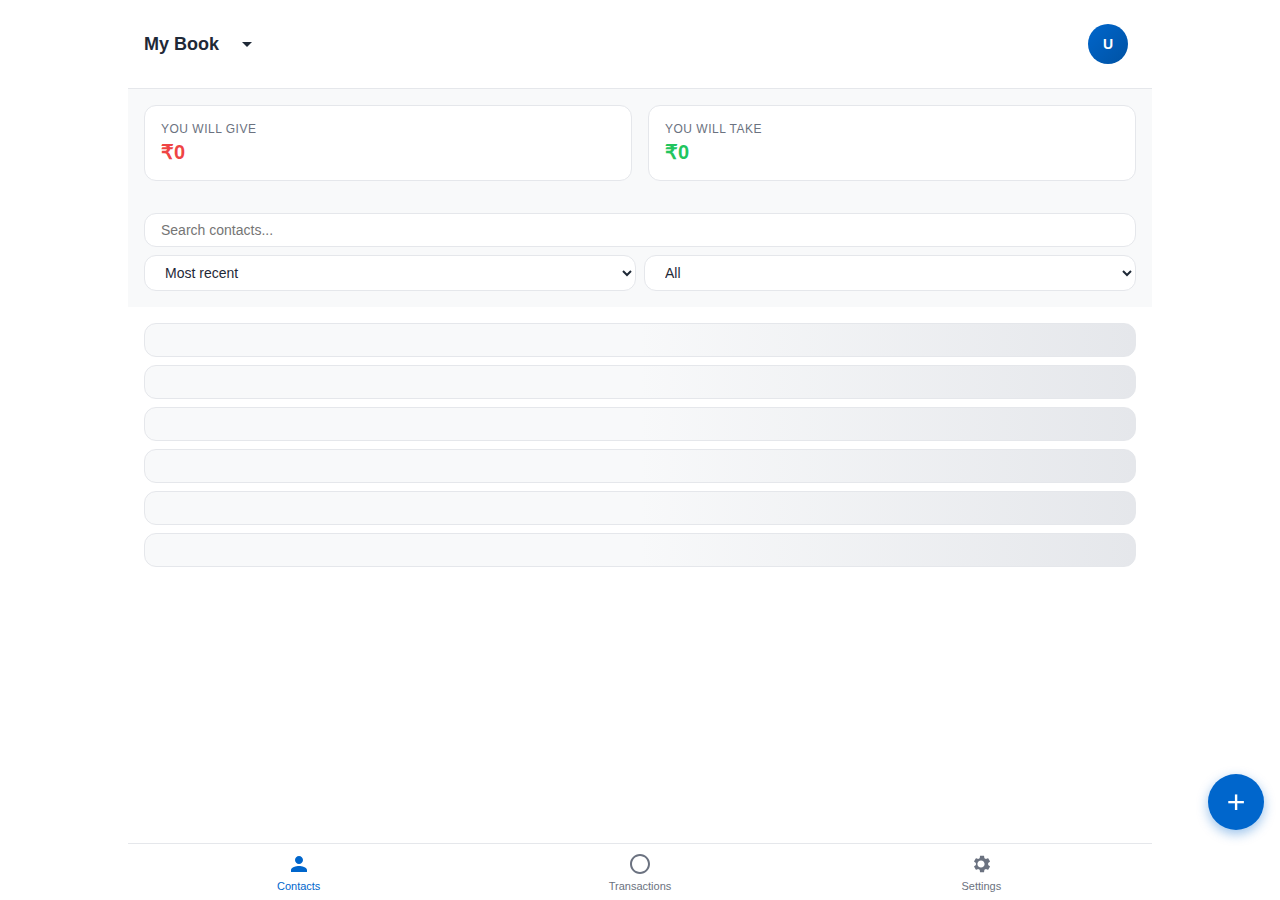
<file: index.html>
<!DOCTYPE html>
<html lang="en">
<head>
    <meta charset="UTF-8">
    <meta name="viewport" content="width=device-width, initial-scale=1.0">
    <title>Simple Ledger</title>
    <link rel="stylesheet" href="css/style.css">
</head>
<body>
    <div class="app">
        <!-- Header -->
        <header class="header">
            <div class="header-left">
                <h1 class="header-title">My Book</h1>
                <button class="dropdown-btn" id="bookDropdown">
                    <svg class="icon" viewBox="0 0 24 24"><path d="M7 10l5 5 5-5z"/></svg>
                </button>
            </div>
            <div class="header-right">
                <button class="profile-btn" id="profileBtn">
                    <div class="avatar avatar-small">U</div>
                </button>
            </div>
        </header>

        <!-- Summary Strip -->
        <div class="summary-strip">
            <div class="summary-card">
                <div class="summary-label">You will give</div>
                <div class="summary-amount give">₹0</div>
            </div>
            <div class="summary-card">
                <div class="summary-label">You will take</div>
                <div class="summary-amount take">₹0</div>
            </div>
        </div>

        <!-- Search & Filter -->
        <div class="search-filter">
            <input type="text" class="search-input" id="searchInput" placeholder="Search contacts...">
            <div class="filter-controls">
                <select class="filter-select" id="sortSelect">
                    <option value="recent">Most recent</option>
                    <option value="oldest">Oldest</option>
                    <option value="amount-high">Highest amount</option>
                    <option value="amount-low">Least amount</option>
                    <option value="name">Name (A→Z)</option>
                </select>
                <select class="filter-select" id="filterSelect">
                    <option value="all">All</option>
                    <option value="get">You will get</option>
                    <option value="give">You will give</option>
                    <option value="settled">Settled</option>
                </select>
            </div>
        </div>

        <!-- Contacts List -->
        <main class="contacts-list" id="contactsList">
            <!-- Skeleton loaders -->
            <div class="contact-row skeleton"></div>
            <div class="contact-row skeleton"></div>
            <div class="contact-row skeleton"></div>
            <div class="contact-row skeleton"></div>
            <div class="contact-row skeleton"></div>
            <div class="contact-row skeleton"></div>
        </main>

        <!-- Bottom Navigation -->
        <nav class="bottom-nav">
            <button class="nav-item active" data-page="contacts">
                <svg class="icon" viewBox="0 0 24 24"><path d="M12 12c2.21 0 4-1.79 4-4s-1.79-4-4-4-4 1.79-4 4 1.79 4 4 4zm0 2c-2.67 0-8 1.34-8 4v2h16v-2c0-2.66-5.33-4-8-4z"/></svg>
                <span>Contacts</span>
            </button>
            <button class="nav-item" data-page="transactions">
                <svg class="icon" viewBox="0 0 24 24"><path d="M12 2C6.48 2 2 6.48 2 12s4.48 10 10 10 10-4.48 10-10S17.52 2 12 2zm0 18c-4.42 0-8-3.58-8-8s3.58-8 8-8 8 3.58 8 8-3.58 8-8 8z"/></svg>
                <span>Transactions</span>
            </button>
            <button class="nav-item" data-page="settings">
                <svg class="icon" viewBox="0 0 24 24"><path d="M19.14 12.94c.04-.3.06-.61.06-.94 0-.32-.02-.64-.07-.94l1.72-1.34c.15-.12.19-.34.1-.51l-1.63-2.82c-.1-.17-.31-.24-.49-.17l-2.03.81c-.42-.32-.9-.6-1.42-.82l-.3-2.16c-.04-.2-.21-.35-.41-.35h-3.26c-.2 0-.37.15-.41.35l-.3 2.16c-.52.22-1 .5-1.42.82l-2.03-.81c-.18-.07-.39 0-.49.17l-1.63 2.82c-.1.17-.06.39.1.51l1.72 1.34c-.05.3-.07.61-.07.94s.02.64.07.94l-1.72 1.34c-.15.12-.19.34-.1.51l1.63 2.82c.1.17.31.24.49.17l2.03-.81c.42.32.9.6 1.42.82l.3 2.16c.04.2.21.35.41.35h3.26c.2 0 .37-.15.41-.35l.3-2.16c.52-.22 1-.5 1.42-.82l2.03.81c.18.07.39 0 .49-.17l1.63-2.82c.1-.17.06-.39-.1-.51l-1.72-1.34zM12 15.6c-1.98 0-3.6-1.62-3.6-3.6s1.62-3.6 3.6-3.6 3.6 1.62 3.6 3.6-1.62 3.6-3.6 3.6z"/></svg>
                <span>Settings</span>
            </button>
        </nav>

        <!-- Floating Action Button -->
        <button class="fab" id="fabBtn">+</button>

        <!-- Profile Dropdown -->
        <div class="dropdown-menu" id="profileDropdown" style="display: none;">
            <a href="settings.html">Settings</a>
            <a href="#" id="logoutBtn">Logout</a>
        </div>

        <!-- FAB Menu -->
        <div class="fab-menu" id="fabMenu" style="display: none;">
            <a href="add-contact.html" class="fab-menu-item">
                <svg class="icon" viewBox="0 0 24 24"><path d="M17 12h-5v5h-2v-5H5v-2h5V5h2v5h5z"/></svg>
                Add Contact
            </a>
            <a href="transaction.html?mode=quick" class="fab-menu-item">
                <svg class="icon" viewBox="0 0 24 24"><path d="M17 12h-5v5h-2v-5H5v-2h5V5h2v5h5z"/></svg>
                Quick Transaction
            </a>
        </div>
    </div>

    <script src="js/storage.js"></script>
    <script src="js/api.js"></script>
    <script src="js/ui.js"></script>
    <script src="js/index.js"></script>
</body>
</html>
</file>
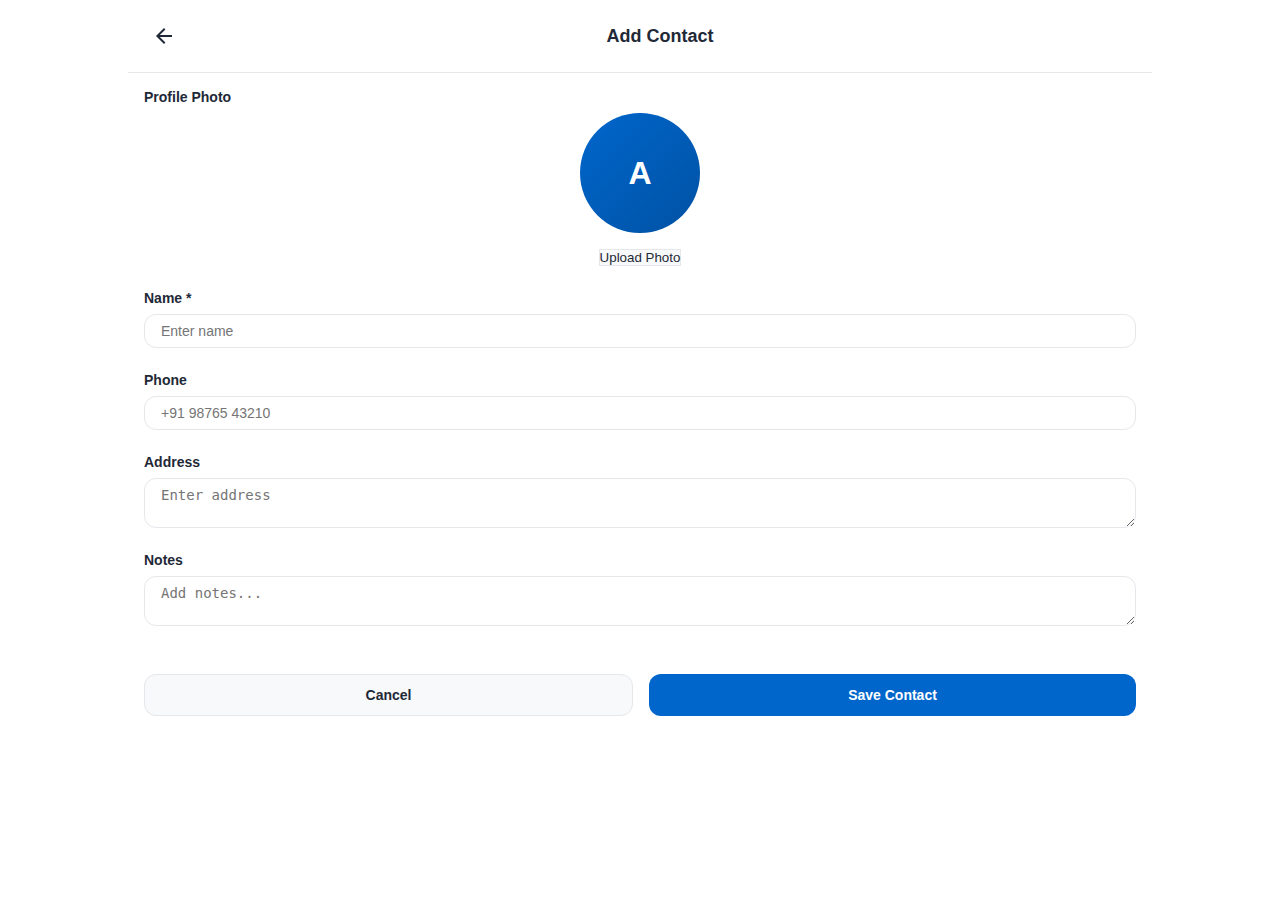
<file: add-contact.html>
<!DOCTYPE html>
<html lang="en">
<head>
    <meta charset="UTF-8">
    <meta name="viewport" content="width=device-width, initial-scale=1.0">
    <title>Add Contact</title>
    <link rel="stylesheet" href="css/style.css">
</head>
<body>
    <div class="app">
        <!-- Header -->
        <header class="header">
            <div class="header-left">
                <button class="back-btn" id="backBtn">
                    <svg class="icon" viewBox="0 0 24 24"><path d="M20 11H7.83l5.59-5.59L12 4l-8 8 8 8 1.41-1.41L7.83 13H20z"/></svg>
                </button>
            </div>
            <h1 class="header-title" id="pageTitle">Add Contact</h1>
            <div class="header-right"></div>
        </header>

        <!-- Form -->
        <main class="form-container">
            <div class="form-group">
                <label>Profile Photo</label>
                <div class="photo-upload">
                    <div class="avatar avatar-xlarge" id="photoPreview">A</div>
                    <input type="file" id="photoInput" accept="image/jpeg,image/png" style="display: none;">
                    <button type="button" class="btn-secondary" id="photoBtn">Upload Photo</button>
                </div>
            </div>

            <div class="form-group">
                <label>Name *</label>
                <input type="text" id="nameInput" class="form-input" placeholder="Enter name" required>
            </div>

            <div class="form-group">
                <label>Phone</label>
                <input type="tel" id="phoneInput" class="form-input" placeholder="+91 98765 43210">
            </div>

            <div class="form-group">
                <label>Address</label>
                <textarea id="addressInput" class="form-input" placeholder="Enter address"></textarea>
            </div>

            <div class="form-group">
                <label>Notes</label>
                <textarea id="notesInput" class="form-input" placeholder="Add notes..."></textarea>
            </div>

            <div class="form-actions">
                <button class="btn btn-secondary" id="cancelBtn">Cancel</button>
                <button class="btn btn-primary" id="saveBtn">Save Contact</button>
            </div>
        </main>
    </div>

    <script src="js/storage.js"></script>
    <script src="js/api.js"></script>
    <script src="js/ui.js"></script>
    <script src="js/add-contact.js"></script>
</body>
</html>
</file>
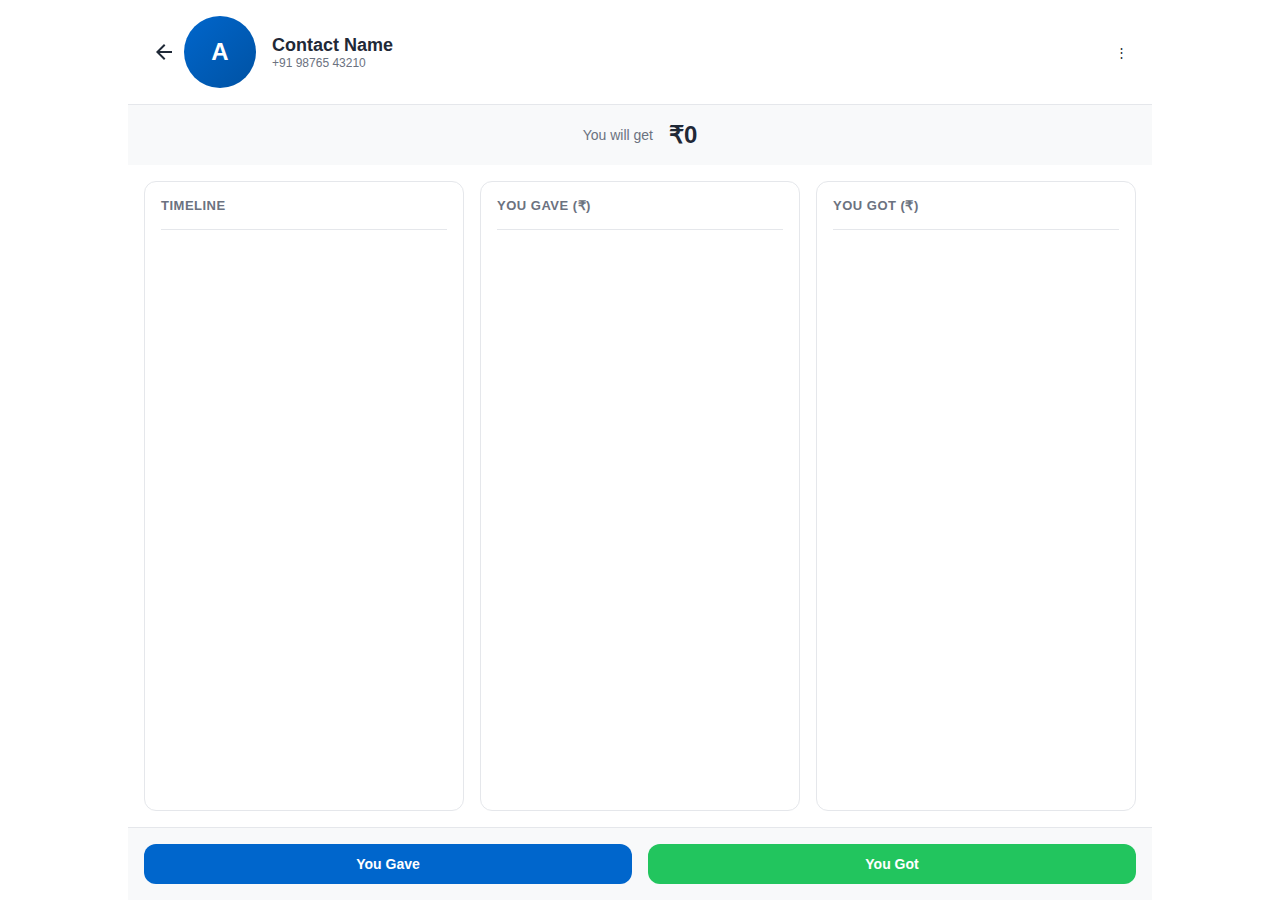
<file: contact.html>
<!DOCTYPE html>
<html lang="en">
<head>
    <meta charset="UTF-8">
    <meta name="viewport" content="width=device-width, initial-scale=1.0">
    <title>Contact</title>
    <link rel="stylesheet" href="css/style.css">
</head>
<body>
    <div class="app">
        <!-- Header -->
        <header class="header">
            <div class="header-left">
                <button class="back-btn" id="backBtn">
                    <svg class="icon" viewBox="0 0 24 24"><path d="M20 11H7.83l5.59-5.59L12 4l-8 8 8 8 1.41-1.41L7.83 13H20z"/></svg>
                </button>
            </div>
            <div class="contact-header-info">
                <div class="avatar avatar-large" id="contactAvatar">A</div>
                <div>
                    <h1 class="contact-name" id="contactName">Contact Name</h1>
                    <p class="contact-phone" id="contactPhone">+91 98765 43210</p>
                </div>
            </div>
            <div class="header-right">
                <button class="menu-btn" id="contactMenuBtn">⋮</button>
            </div>
        </header>

        <!-- Contact Summary -->
        <div class="contact-summary">
            <div class="summary-status">
                <span class="status-text" id="statusText">You will get</span>
                <span class="status-amount" id="statusAmount">₹0</span>
            </div>
        </div>

        <!-- Transactions Area -->
        <main class="transactions-grid">
            <div class="transaction-column">
                <h3>Timeline</h3>
                <div class="transaction-list" id="transactionList"></div>
            </div>
            <div class="transaction-column">
                <h3>You Gave (₹)</h3>
                <div class="transaction-amounts" id="gaveList"></div>
            </div>
            <div class="transaction-column">
                <h3>You Got (₹)</h3>
                <div class="transaction-amounts" id="gotList"></div>
            </div>
        </main>

        <!-- Action Buttons -->
        <div class="action-buttons">
            <button class="btn btn-primary" id="gaveBtn">You Gave</button>
            <button class="btn btn-success" id="gotBtn">You Got</button>
        </div>

        <!-- Contact Menu -->
        <div class="dropdown-menu" id="contactMenu" style="display: none;">
            <a href="#">Edit Contact</a>
            <a href="#">Delete Contact</a>
            <a href="#">Export CSV</a>
            <a href="#">Share</a>
        </div>
    </div>

    <script src="js/storage.js"></script>
    <script src="js/api.js"></script>
    <script src="js/ui.js"></script>
    <script src="js/contact.js"></script>
</body>
</html>
</file>
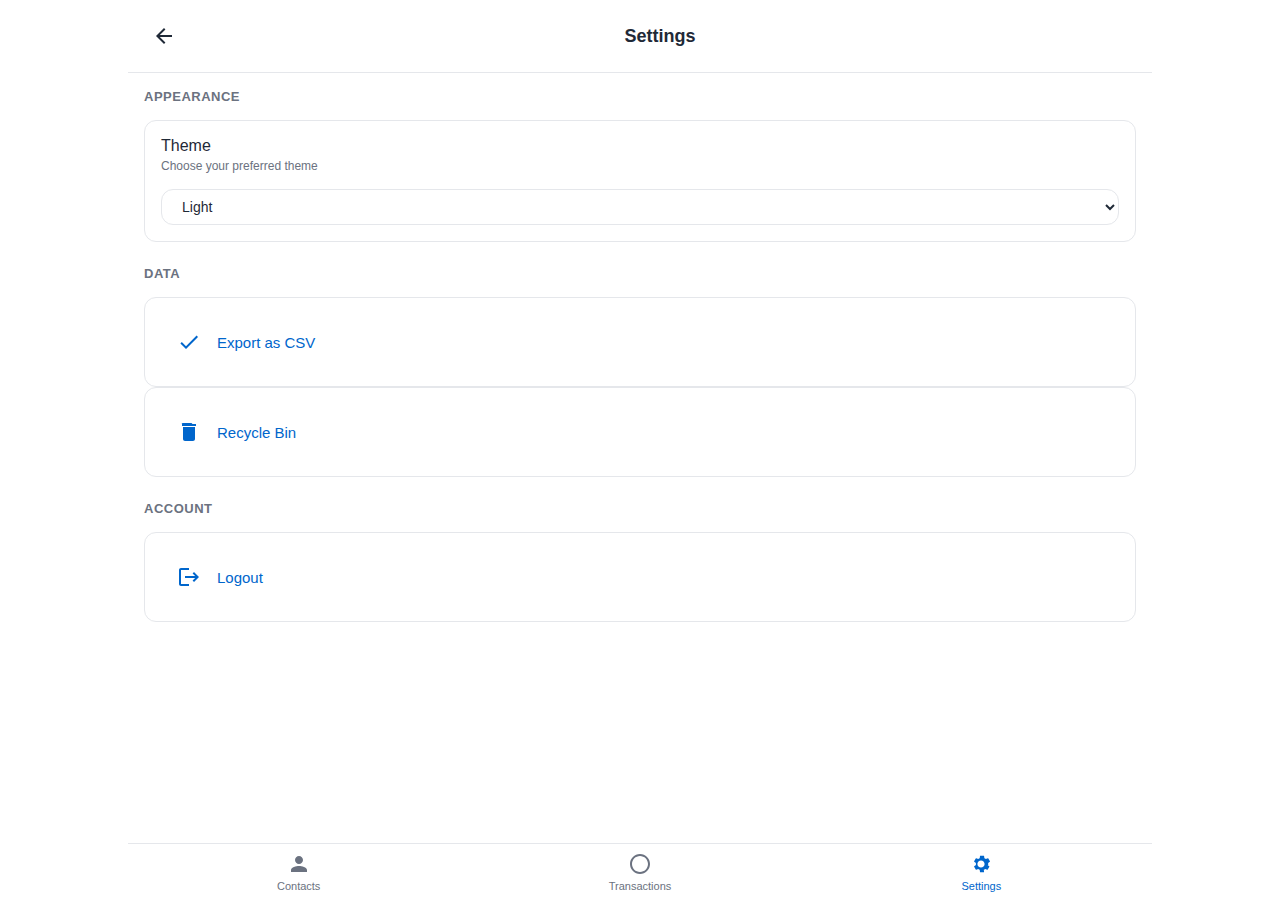
<file: settings.html>
<!DOCTYPE html>
<html lang="en">
<head>
    <meta charset="UTF-8">
    <meta name="viewport" content="width=device-width, initial-scale=1.0">
    <title>Settings</title>
    <link rel="stylesheet" href="css/style.css">
</head>
<body>
    <div class="app">
        <!-- Header -->
        <header class="header">
            <div class="header-left">
                <button class="back-btn" id="backBtn">
                    <svg class="icon" viewBox="0 0 24 24"><path d="M20 11H7.83l5.59-5.59L12 4l-8 8 8 8 1.41-1.41L7.83 13H20z"/></svg>
                </button>
            </div>
            <h1 class="header-title">Settings</h1>
            <div class="header-right"></div>
        </header>

        <!-- Settings Menu -->
        <main class="settings-container">
            <div class="settings-section">
                <h2>Appearance</h2>
                <div class="settings-item">
                    <div class="settings-label">
                        <span>Theme</span>
                        <small>Choose your preferred theme</small>
                    </div>
                    <select id="themeSelect" class="form-input">
                        <option value="light">Light</option>
                        <option value="dark">Dark</option>
                        <option value="system">System</option>
                    </select>
                </div>
            </div>

            <div class="settings-section">
                <h2>Data</h2>
                <div class="settings-item">
                    <button class="btn-link" id="exportBtn">
                        <svg class="icon" viewBox="0 0 24 24"><path d="M9 16.17L4.83 12l-1.42 1.41L9 19 21 7l-1.41-1.41L9 16.17z"/></svg>
                        Export as CSV
                    </button>
                </div>
                <div class="settings-item">
                    <button class="btn-link" id="recycleBinBtn">
                        <svg class="icon" viewBox="0 0 24 24"><path d="M6 19c0 1.1.9 2 2 2h8c1.1 0 2-.9 2-2V7H6v12zM19 4h-3.5l-1-1h-9l-1 1H5v2h14V4z"/></svg>
                        Recycle Bin
                    </button>
                </div>
            </div>

            <div class="settings-section">
                <h2>Account</h2>
                <div class="settings-item">
                    <button class="btn-link" id="logoutBtn">
                        <svg class="icon" viewBox="0 0 24 24"><path d="M17 7l-1.41 1.41L18.17 11H8v2h10.17l-2.58 2.58L17 17l5-5zM4 5h8V3H4c-1.1 0-2 .9-2 2v14c0 1.1.9 2 2 2h8v-2H4V5z"/></svg>
                        Logout
                    </button>
                </div>
            </div>
        </main>

        <!-- Bottom Navigation -->
        <nav class="bottom-nav">
            <button class="nav-item" data-page="contacts">
                <svg class="icon" viewBox="0 0 24 24"><path d="M12 12c2.21 0 4-1.79 4-4s-1.79-4-4-4-4 1.79-4 4 1.79 4 4 4zm0 2c-2.67 0-8 1.34-8 4v2h16v-2c0-2.66-5.33-4-8-4z"/></svg>
                <span>Contacts</span>
            </button>
            <button class="nav-item" data-page="transactions">
                <svg class="icon" viewBox="0 0 24 24"><path d="M12 2C6.48 2 2 6.48 2 12s4.48 10 10 10 10-4.48 10-10S17.52 2 12 2zm0 18c-4.42 0-8-3.58-8-8s3.58-8 8-8 8 3.58 8 8-3.58 8-8 8z"/></svg>
                <span>Transactions</span>
            </button>
            <button class="nav-item active" data-page="settings">
                <svg class="icon" viewBox="0 0 24 24"><path d="M19.14 12.94c.04-.3.06-.61.06-.94 0-.32-.02-.64-.07-.94l1.72-1.34c.15-.12.19-.34.1-.51l-1.63-2.82c-.1-.17-.31-.24-.49-.17l-2.03.81c-.42-.32-.9-.6-1.42-.82l-.3-2.16c-.04-.2-.21-.35-.41-.35h-3.26c-.2 0-.37.15-.41.35l-.3 2.16c-.52.22-1 .5-1.42.82l-2.03-.81c-.18-.07-.39 0-.49.17l-1.63 2.82c-.1.17-.06.39.1.51l1.72 1.34c-.05.3-.07.61-.07.94s.02.64.07.94l-1.72 1.34c-.15.12-.19.34-.1.51l1.63 2.82c.1.17.31.24.49.17l2.03-.81c.42.32.9.6 1.42.82l.3 2.16c.04.2.21.35.41.35h3.26c.2 0 .37-.15.41-.35l-.3-2.16c.52-.22 1-.5 1.42-.82l2.03.81c.18.07.39 0 .49-.17l1.63-2.82c.1-.17.06-.39-.1-.51l-1.72-1.34zM12 15.6c-1.98 0-3.6-1.62-3.6-3.6s1.62-3.6 3.6-3.6 3.6 1.62 3.6 3.6-1.62 3.6-3.6 3.6z"/></svg>
                <span>Settings</span>
            </button>
        </nav>
    </div>

    <script src="js/storage.js"></script>
    <script src="js/api.js"></script>
    <script src="js/ui.js"></script>
    <script src="js/settings.js"></script>
</body>
</html>
</file>
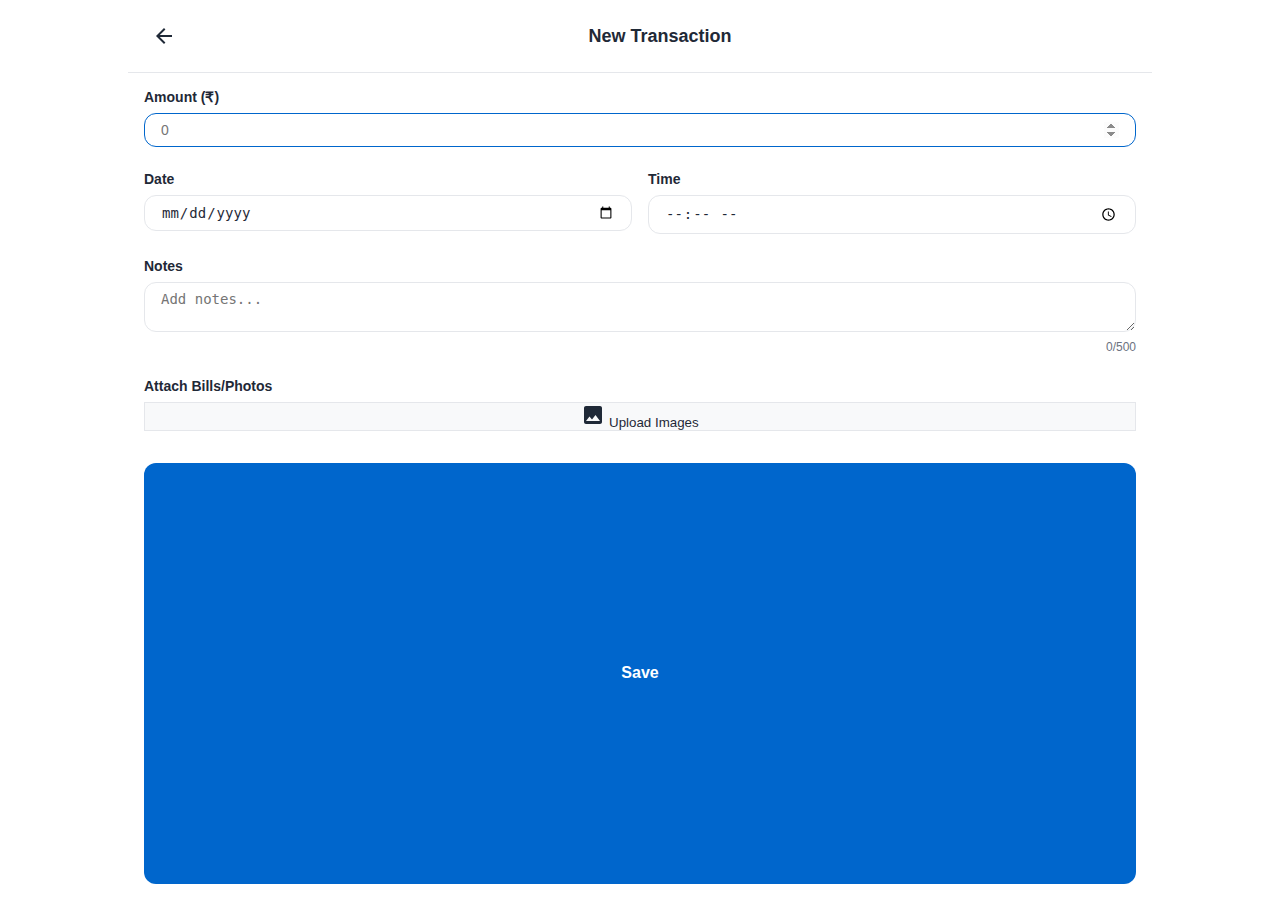
<file: transaction.html>
<!DOCTYPE html>
<html lang="en">
<head>
    <meta charset="UTF-8">
    <meta name="viewport" content="width=device-width, initial-scale=1.0">
    <title>Transaction</title>
    <link rel="stylesheet" href="css/style.css">
</head>
<body>
    <div class="app">
        <!-- Header -->
        <header class="header">
            <div class="header-left">
                <button class="back-btn" id="backBtn">
                    <svg class="icon" viewBox="0 0 24 24"><path d="M20 11H7.83l5.59-5.59L12 4l-8 8 8 8 1.41-1.41L7.83 13H20z"/></svg>
                </button>
            </div>
            <h1 class="header-title" id="txTitle">New Transaction</h1>
            <div class="header-right"></div>
        </header>

        <!-- Form -->
        <main class="transaction-form">
            <!-- Contact Selection (for new transactions) -->
            <div class="form-group" id="contactSelectGroup" style="display: none;">
                <label>Contact</label>
                <select id="contactSelect" class="form-input">
                    <option value="">Select a contact</option>
                </select>
            </div>

            <!-- Amount -->
            <div class="form-group">
                <label>Amount (₹)</label>
                <input type="number" id="amountInput" class="form-input" placeholder="0" autofocus>
            </div>

            <!-- Transaction Type (for new transactions) -->
            <div class="form-group" id="typeSelectGroup" style="display: none;">
                <label>Type</label>
                <div class="radio-group">
                    <label class="radio-label">
                        <input type="radio" name="type" value="GIVE" checked>
                        You Gave
                    </label>
                    <label class="radio-label">
                        <input type="radio" name="type" value="GOT">
                        You Got
                    </label>
                </div>
            </div>

            <!-- Date & Time -->
            <div class="form-row">
                <div class="form-group">
                    <label>Date</label>
                    <input type="date" id="dateInput" class="form-input">
                </div>
                <div class="form-group">
                    <label>Time</label>
                    <input type="time" id="timeInput" class="form-input">
                </div>
            </div>

            <!-- Notes -->
            <div class="form-group">
                <label>Notes</label>
                <textarea id="notesInput" class="form-input" placeholder="Add notes..." maxlength="500"></textarea>
                <div class="char-count"><span id="charCount">0</span>/500</div>
            </div>

            <!-- Image Upload -->
            <div class="form-group">
                <label>Attach Bills/Photos</label>
                <div class="image-upload">
                    <input type="file" id="fileInput" accept="image/jpeg,image/png" multiple style="display: none;">
                    <button type="button" id="uploadBtn" class="btn-secondary">
                        <svg class="icon" viewBox="0 0 24 24"><path d="M21 19V5c0-1.1-.9-2-2-2H5c-1.1 0-2 .9-2 2v14c0 1.1.9 2 2 2h14c1.1 0 2-.9 2-2zM8.5 13.5l2.5 3.01L14.5 12l4.5 6H5l3.5-4.5z"/></svg>
                        Upload Images
                    </button>
                </div>
                <div class="image-previews" id="imagePreviews"></div>
            </div>

            <!-- Save Button -->
            <button class="btn btn-primary btn-large" id="saveBtn">Save</button>
        </main>
    </div>

    <script src="js/storage.js"></script>
    <script src="js/api.js"></script>
    <script src="js/ui.js"></script>
    <script src="js/transaction.js"></script>
</body>
</html>
</file>
<file: css/style.css>
:root {
  --primary-color: #0066cc;
  --primary-dark: #0052a3;
  --success-color: #22c55e;
  --danger-color: #ef4444;
  --neutral-bg: #ffffff;
  --neutral-surface: #f8f9fa;
  --neutral-border: #e5e7eb;
  --neutral-text: #1f2937;
  --neutral-text-light: #6b7280;
  --radius-sm: 8px;
  --radius-md: 12px;
  --radius-lg: 16px;
  --spacing-xs: 4px;
  --spacing-sm: 8px;
  --spacing-md: 16px;
  --spacing-lg: 24px;
  --spacing-xl: 32px;
}

[data-theme="dark"] {
  --neutral-bg: #1f2937;
  --neutral-surface: #111827;
  --neutral-border: #374151;
  --neutral-text: #f3f4f6;
  --neutral-text-light: #d1d5db;
}

* {
  margin: 0;
  padding: 0;
  box-sizing: border-box;
}

html,
body {
  height: 100%;
  font-family: -apple-system, BlinkMacSystemFont, "Segoe UI", Roboto, "Helvetica Neue", Arial, sans-serif;
  background-color: var(--neutral-bg);
  color: var(--neutral-text);
  transition: background-color 0.3s, color 0.3s;
}

.app {
  display: flex;
  flex-direction: column;
  height: 100vh;
  max-width: 1024px;
  margin: 0 auto;
  position: relative;
}

/* Header */
.header {
  display: flex;
  align-items: center;
  justify-content: space-between;
  padding: var(--spacing-md);
  background-color: var(--neutral-bg);
  border-bottom: 1px solid var(--neutral-border);
  position: sticky;
  top: 0;
  z-index: 10;
}

.header-left,
.header-right {
  display: flex;
  align-items: center;
  gap: var(--spacing-sm);
}

.header-title {
  font-size: 18px;
  font-weight: 600;
  flex: 1;
  text-align: center;
}

.back-btn,
.menu-btn,
.profile-btn,
.dropdown-btn {
  background: none;
  border: none;
  cursor: pointer;
  padding: var(--spacing-sm);
  display: flex;
  align-items: center;
  justify-content: center;
  border-radius: var(--radius-md);
  color: var(--neutral-text);
  transition: background-color 0.2s;
}

.back-btn:hover,
.menu-btn:hover,
.profile-btn:hover,
.dropdown-btn:hover {
  background-color: var(--neutral-surface);
}

.icon {
  width: 24px;
  height: 24px;
  fill: currentColor;
}

/* Summary Strip */
.summary-strip {
  display: flex;
  gap: var(--spacing-md);
  padding: var(--spacing-md);
  background-color: var(--neutral-surface);
  overflow-x: auto;
}

.summary-card {
  flex: 1;
  min-width: 150px;
  padding: var(--spacing-md);
  background-color: var(--neutral-bg);
  border-radius: var(--radius-md);
  border: 1px solid var(--neutral-border);
}

.summary-label {
  font-size: 12px;
  color: var(--neutral-text-light);
  margin-bottom: var(--spacing-xs);
  text-transform: uppercase;
  letter-spacing: 0.5px;
}

.summary-amount {
  font-size: 20px;
  font-weight: 700;
}

.summary-amount.give {
  color: var(--danger-color);
}

.summary-amount.take {
  color: var(--success-color);
}

/* Search & Filter */
.search-filter {
  padding: var(--spacing-md);
  background-color: var(--neutral-surface);
  display: flex;
  flex-direction: column;
  gap: var(--spacing-sm);
}

.search-input,
.filter-select,
.form-input {
  width: 100%;
  padding: var(--spacing-sm) var(--spacing-md);
  border: 1px solid var(--neutral-border);
  border-radius: var(--radius-md);
  background-color: var(--neutral-bg);
  color: var(--neutral-text);
  font-size: 14px;
  transition: border-color 0.2s;
}

.search-input:focus,
.filter-select:focus,
.form-input:focus {
  outline: none;
  border-color: var(--primary-color);
}

.filter-controls {
  display: flex;
  gap: var(--spacing-sm);
}

.filter-select {
  flex: 1;
}

/* Contacts List */
.contacts-list {
  flex: 1;
  overflow-y: auto;
  padding: var(--spacing-md);
  display: flex;
  flex-direction: column;
  gap: var(--spacing-sm);
}

.contact-row {
  display: flex;
  align-items: center;
  gap: var(--spacing-md);
  padding: var(--spacing-md);
  background-color: var(--neutral-bg);
  border-radius: var(--radius-md);
  border: 1px solid var(--neutral-border);
  cursor: pointer;
  transition: background-color 0.2s;
}

.contact-row:hover:not(.skeleton) {
  background-color: var(--neutral-surface);
}

.contact-row.skeleton {
  background: linear-gradient(90deg, var(--neutral-surface) 25%, var(--neutral-border) 50%, var(--neutral-surface) 75%);
  background-size: 200% 100%;
  animation: skeleton-loading 1.5s infinite;
}

@keyframes skeleton-loading {
  0% {
    background-position: 200% 0;
  }
  100% {
    background-position: -200% 0;
  }
}

.avatar {
  display: flex;
  align-items: center;
  justify-content: center;
  background: linear-gradient(135deg, var(--primary-color), var(--primary-dark));
  color: white;
  font-weight: 600;
  border-radius: 50%;
  flex-shrink: 0;
}

.avatar-small {
  width: 40px;
  height: 40px;
  font-size: 14px;
}

.avatar-large {
  width: 72px;
  height: 72px;
  font-size: 24px;
}

.avatar-xlarge {
  width: 120px;
  height: 120px;
  font-size: 32px;
  margin: 0 auto;
}

.contact-row .contact-info {
  flex: 1;
  min-width: 0;
}

.contact-info-top {
  display: flex;
  justify-content: space-between;
  align-items: baseline;
  gap: var(--spacing-sm);
}

.contact-name {
  font-weight: 600;
  font-size: 15px;
  overflow: hidden;
  text-overflow: ellipsis;
  white-space: nowrap;
}

.contact-info-bottom {
  display: flex;
  justify-content: space-between;
  align-items: center;
  margin-top: var(--spacing-xs);
}

.contact-updated {
  font-size: 12px;
  color: var(--neutral-text-light);
}

.contact-amount {
  font-weight: 600;
  font-size: 15px;
}

.contact-amount.give {
  color: var(--danger-color);
}

.contact-amount.take {
  color: var(--success-color);
}

.contact-amount.settled {
  color: var(--neutral-text-light);
}

.amount-label {
  font-size: 10px;
  text-transform: uppercase;
  letter-spacing: 0.5px;
  margin-top: 2px;
}

/* Contact Header */
.contact-header-info {
  display: flex;
  align-items: center;
  gap: var(--spacing-md);
  flex: 1;
}

.contact-name {
  font-size: 18px;
  font-weight: 600;
}

.contact-phone {
  font-size: 12px;
  color: var(--neutral-text-light);
}

/* Contact Summary */
.contact-summary {
  padding: var(--spacing-md);
  background-color: var(--neutral-surface);
  display: flex;
  justify-content: center;
}

.summary-status {
  display: flex;
  align-items: center;
  gap: var(--spacing-md);
}

.status-text {
  font-size: 14px;
  color: var(--neutral-text-light);
}

.status-amount {
  font-size: 24px;
  font-weight: 700;
}

/* Transactions Grid */
.transactions-grid {
  flex: 1;
  overflow-y: auto;
  padding: var(--spacing-md);
  display: grid;
  grid-template-columns: repeat(auto-fit, minmax(200px, 1fr));
  gap: var(--spacing-md);
}

.transaction-column {
  background-color: var(--neutral-bg);
  border: 1px solid var(--neutral-border);
  border-radius: var(--radius-md);
  padding: var(--spacing-md);
  display: flex;
  flex-direction: column;
}

.transaction-column h3 {
  font-size: 13px;
  font-weight: 600;
  color: var(--neutral-text-light);
  text-transform: uppercase;
  letter-spacing: 0.5px;
  margin-bottom: var(--spacing-md);
  padding-bottom: var(--spacing-md);
  border-bottom: 1px solid var(--neutral-border);
}

.transaction-list,
.transaction-amounts {
  display: flex;
  flex-direction: column;
  gap: var(--spacing-sm);
}

.transaction-item,
.amount-item {
  padding: var(--spacing-sm) var(--spacing-md);
  background-color: var(--neutral-surface);
  border-radius: var(--radius-sm);
  font-size: 13px;
  cursor: pointer;
  transition: background-color 0.2s;
}

.transaction-item:hover,
.amount-item:hover {
  background-color: var(--neutral-border);
}

.transaction-time {
  font-size: 11px;
  color: var(--neutral-text-light);
  margin-bottom: 2px;
}

.transaction-note {
  color: var(--neutral-text-light);
}

.amount-item.give {
  color: var(--danger-color);
  font-weight: 600;
}

.amount-item.got {
  color: var(--success-color);
  font-weight: 600;
}

/* Action Buttons */
.action-buttons {
  display: flex;
  gap: var(--spacing-md);
  padding: var(--spacing-md);
  background-color: var(--neutral-surface);
  position: sticky;
  bottom: 0;
  border-top: 1px solid var(--neutral-border);
}

.btn {
  padding: 12px var(--spacing-md);
  border: none;
  border-radius: var(--radius-md);
  font-size: 14px;
  font-weight: 600;
  cursor: pointer;
  transition: background-color 0.2s, transform 0.1s;
  white-space: nowrap;
}

.btn:active {
  transform: scale(0.98);
}

.btn-primary {
  background-color: var(--primary-color);
  color: white;
  flex: 1;
}

.btn-primary:hover {
  background-color: var(--primary-dark);
}

.btn-success {
  background-color: var(--success-color);
  color: white;
  flex: 1;
}

.btn-success:hover {
  background-color: #16a34a;
}

.btn-secondary {
  background-color: var(--neutral-surface);
  color: var(--neutral-text);
  border: 1px solid var(--neutral-border);
}

.btn-secondary:hover {
  background-color: var(--neutral-border);
}

.btn-link {
  background: none;
  border: none;
  color: var(--primary-color);
  cursor: pointer;
  padding: var(--spacing-md);
  display: flex;
  align-items: center;
  gap: var(--spacing-md);
  width: 100%;
  font-size: 15px;
  transition: background-color 0.2s;
}

.btn-link:hover {
  background-color: var(--neutral-surface);
  border-radius: var(--radius-md);
}

.btn-large {
  width: 100%;
  padding: 14px;
  font-size: 16px;
}

/* Form */
.form-container,
.transaction-form {
  flex: 1;
  overflow-y: auto;
  padding: var(--spacing-md);
  display: flex;
  flex-direction: column;
  gap: var(--spacing-lg);
}

.form-group {
  display: flex;
  flex-direction: column;
  gap: var(--spacing-sm);
}

.form-row {
  display: grid;
  grid-template-columns: 1fr 1fr;
  gap: var(--spacing-md);
}

.form-group label {
  font-weight: 600;
  font-size: 14px;
  color: var(--neutral-text);
}

.char-count {
  font-size: 12px;
  color: var(--neutral-text-light);
  text-align: right;
}

.radio-group {
  display: flex;
  gap: var(--spacing-md);
  margin-top: var(--spacing-sm);
}

.radio-label {
  display: flex;
  align-items: center;
  gap: var(--spacing-sm);
  cursor: pointer;
  font-weight: 500;
}

.radio-label input[type="radio"] {
  cursor: pointer;
}

/* Image Upload */
.image-upload {
  display: flex;
  flex-direction: column;
  gap: var(--spacing-sm);
}

.image-previews {
  display: grid;
  grid-template-columns: repeat(auto-fill, minmax(80px, 1fr));
  gap: var(--spacing-sm);
}

.image-preview {
  position: relative;
  width: 100%;
  padding-bottom: 100%;
  background-color: var(--neutral-surface);
  border-radius: var(--radius-md);
  overflow: hidden;
}

.image-preview img {
  position: absolute;
  top: 0;
  left: 0;
  width: 100%;
  height: 100%;
  object-fit: cover;
}

.image-remove {
  position: absolute;
  top: 4px;
  right: 4px;
  background-color: rgba(0, 0, 0, 0.7);
  color: white;
  border: none;
  width: 24px;
  height: 24px;
  border-radius: 50%;
  cursor: pointer;
  display: flex;
  align-items: center;
  justify-content: center;
  font-size: 14px;
}

/* Photo Upload */
.photo-upload {
  display: flex;
  flex-direction: column;
  align-items: center;
  gap: var(--spacing-md);
}

/* Form Actions */
.form-actions {
  display: flex;
  gap: var(--spacing-md);
  padding: var(--spacing-lg) 0 0 0;
}

.form-actions .btn {
  flex: 1;
}

/* Bottom Navigation */
.bottom-nav {
  display: flex;
  gap: 0;
  padding: 0;
  background-color: var(--neutral-bg);
  border-top: 1px solid var(--neutral-border);
  position: sticky;
  bottom: 0;
  z-index: 10;
}

.nav-item {
  flex: 1;
  display: flex;
  flex-direction: column;
  align-items: center;
  gap: 4px;
  padding: var(--spacing-sm) var(--spacing-xs);
  background: none;
  border: none;
  cursor: pointer;
  color: var(--neutral-text-light);
  font-size: 11px;
  transition: color 0.2s;
}

.nav-item.active {
  color: var(--primary-color);
}

.nav-item .icon {
  width: 24px;
  height: 24px;
}

/* FAB */
.fab {
  position: fixed;
  bottom: 70px;
  right: var(--spacing-md);
  width: 56px;
  height: 56px;
  border-radius: 50%;
  background-color: var(--primary-color);
  color: white;
  border: none;
  font-size: 32px;
  font-weight: 300;
  cursor: pointer;
  box-shadow: 0 4px 12px rgba(0, 102, 204, 0.4);
  display: flex;
  align-items: center;
  justify-content: center;
  z-index: 20;
  transition: transform 0.2s, box-shadow 0.2s;
}

.fab:hover {
  transform: scale(1.1);
  box-shadow: 0 6px 16px rgba(0, 102, 204, 0.6);
}

.fab:active {
  transform: scale(0.95);
}

/* FAB Menu */
.fab-menu {
  position: fixed;
  bottom: 130px;
  right: var(--spacing-md);
  background-color: var(--neutral-bg);
  border: 1px solid var(--neutral-border);
  border-radius: var(--radius-md);
  box-shadow: 0 4px 16px rgba(0, 0, 0, 0.1);
  overflow: hidden;
  z-index: 19;
  min-width: 200px;
}

.fab-menu-item {
  display: flex;
  align-items: center;
  gap: var(--spacing-md);
  padding: var(--spacing-md);
  border: none;
  background: none;
  cursor: pointer;
  color: var(--neutral-text);
  text-decoration: none;
  font-size: 14px;
  transition: background-color 0.2s;
  border-bottom: 1px solid var(--neutral-border);
}

.fab-menu-item:last-child {
  border-bottom: none;
}

.fab-menu-item:hover {
  background-color: var(--neutral-surface);
}

/* Dropdown Menu */
.dropdown-menu {
  position: fixed;
  top: 60px;
  right: var(--spacing-md);
  background-color: var(--neutral-bg);
  border: 1px solid var(--neutral-border);
  border-radius: var(--radius-md);
  box-shadow: 0 4px 16px rgba(0, 0, 0, 0.1);
  overflow: hidden;
  z-index: 30;
  min-width: 180px;
}

.dropdown-menu a {
  display: block;
  padding: var(--spacing-md);
  color: var(--neutral-text);
  text-decoration: none;
  border-bottom: 1px solid var(--neutral-border);
  font-size: 14px;
  transition: background-color 0.2s;
}

.dropdown-menu a:last-child {
  border-bottom: none;
}

.dropdown-menu a:hover {
  background-color: var(--neutral-surface);
}

/* Settings */
.settings-container {
  flex: 1;
  overflow-y: auto;
  padding: var(--spacing-md);
  display: flex;
  flex-direction: column;
  gap: var(--spacing-lg);
}

.settings-section h2 {
  font-size: 13px;
  font-weight: 600;
  text-transform: uppercase;
  letter-spacing: 0.5px;
  color: var(--neutral-text-light);
  margin-bottom: var(--spacing-md);
}

.settings-item {
  padding: var(--spacing-md);
  background-color: var(--neutral-bg);
  border: 1px solid var(--neutral-border);
  border-radius: var(--radius-md);
}

.settings-label {
  display: flex;
  flex-direction: column;
  gap: var(--spacing-xs);
  margin-bottom: var(--spacing-md);
}

.settings-label small {
  font-size: 12px;
  color: var(--neutral-text-light);
}

/* Toast */
.toast {
  position: fixed;
  bottom: var(--spacing-lg);
  left: 50%;
  transform: translateX(-50%);
  background-color: var(--neutral-text);
  color: white;
  padding: var(--spacing-md) var(--spacing-lg);
  border-radius: var(--radius-md);
  z-index: 100;
  animation: toast-slide-up 0.3s ease;
}

@keyframes toast-slide-up {
  from {
    transform: translateX(-50%) translateY(100px);
    opacity: 0;
  }
  to {
    transform: translateX(-50%) translateY(0);
    opacity: 1;
  }
}

/* Modal */
.modal {
  position: fixed;
  top: 0;
  left: 0;
  width: 100%;
  height: 100%;
  background-color: rgba(0, 0, 0, 0.5);
  display: flex;
  align-items: center;
  justify-content: center;
  z-index: 50;
  animation: fade-in 0.2s ease;
}

@keyframes fade-in {
  from {
    opacity: 0;
  }
  to {
    opacity: 1;
  }
}

.modal-content {
  background-color: var(--neutral-bg);
  border-radius: var(--radius-lg);
  padding: var(--spacing-lg);
  max-width: 400px;
  width: 90%;
  max-height: 80vh;
  overflow-y: auto;
  box-shadow: 0 10px 40px rgba(0, 0, 0, 0.3);
}

.modal-header {
  font-size: 18px;
  font-weight: 600;
  margin-bottom: var(--spacing-lg);
}

.modal-body {
  margin-bottom: var(--spacing-lg);
}

.modal-actions {
  display: flex;
  gap: var(--spacing-md);
}

.modal-actions .btn {
  flex: 1;
}

/* Responsive */
@media (max-width: 768px) {
  .transactions-grid {
    grid-template-columns: 1fr;
  }

  .form-row {
    grid-template-columns: 1fr;
  }

  .action-buttons {
    flex-wrap: wrap;
  }
}

@media (max-width: 480px) {
  .header {
    padding: var(--spacing-sm);
  }

  .summary-strip {
    padding: var(--spacing-sm);
  }

  .search-filter {
    padding: var(--spacing-sm);
  }

  .filter-controls {
    flex-direction: column;
  }

  .contact-header-info {
    gap: var(--spacing-sm);
  }

  .contact-name {
    font-size: 16px;
  }

  .fab {
    bottom: 60px;
    width: 48px;
    height: 48px;
    font-size: 24px;
  }
}
</file>
